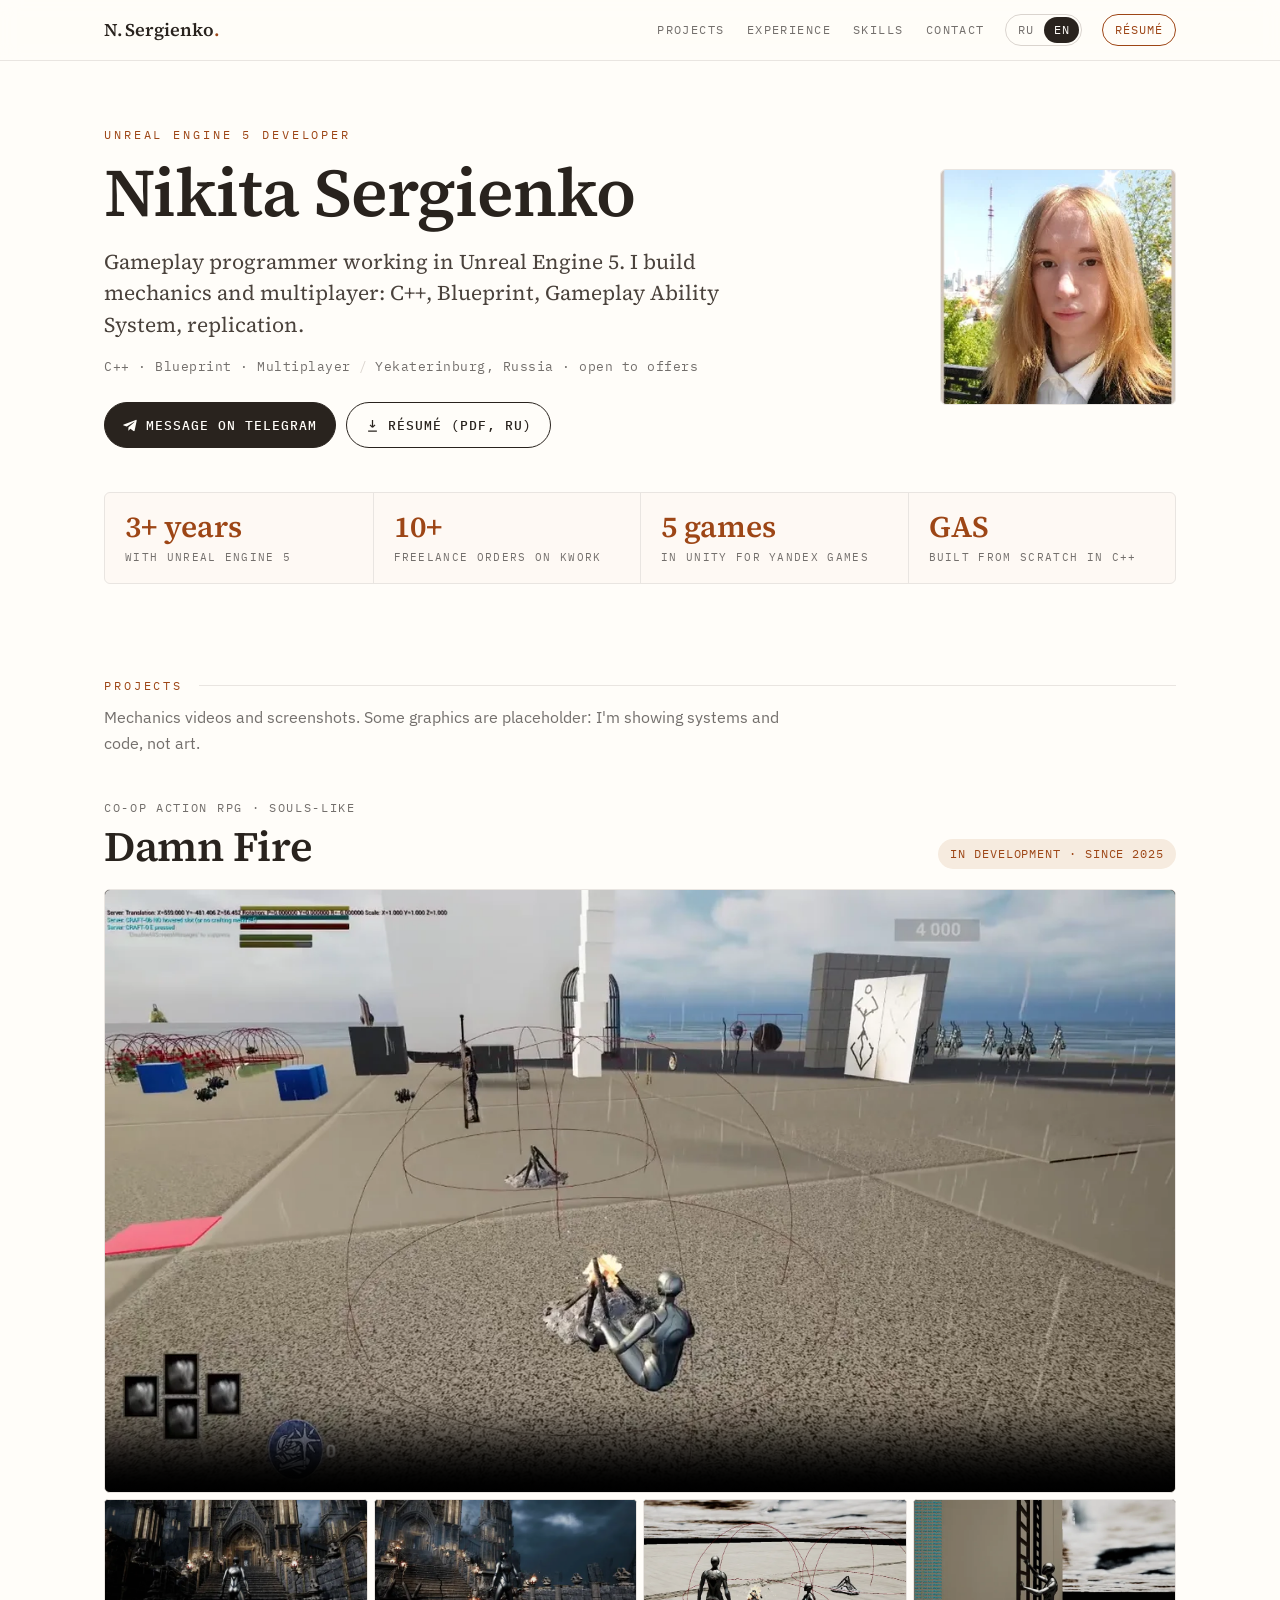
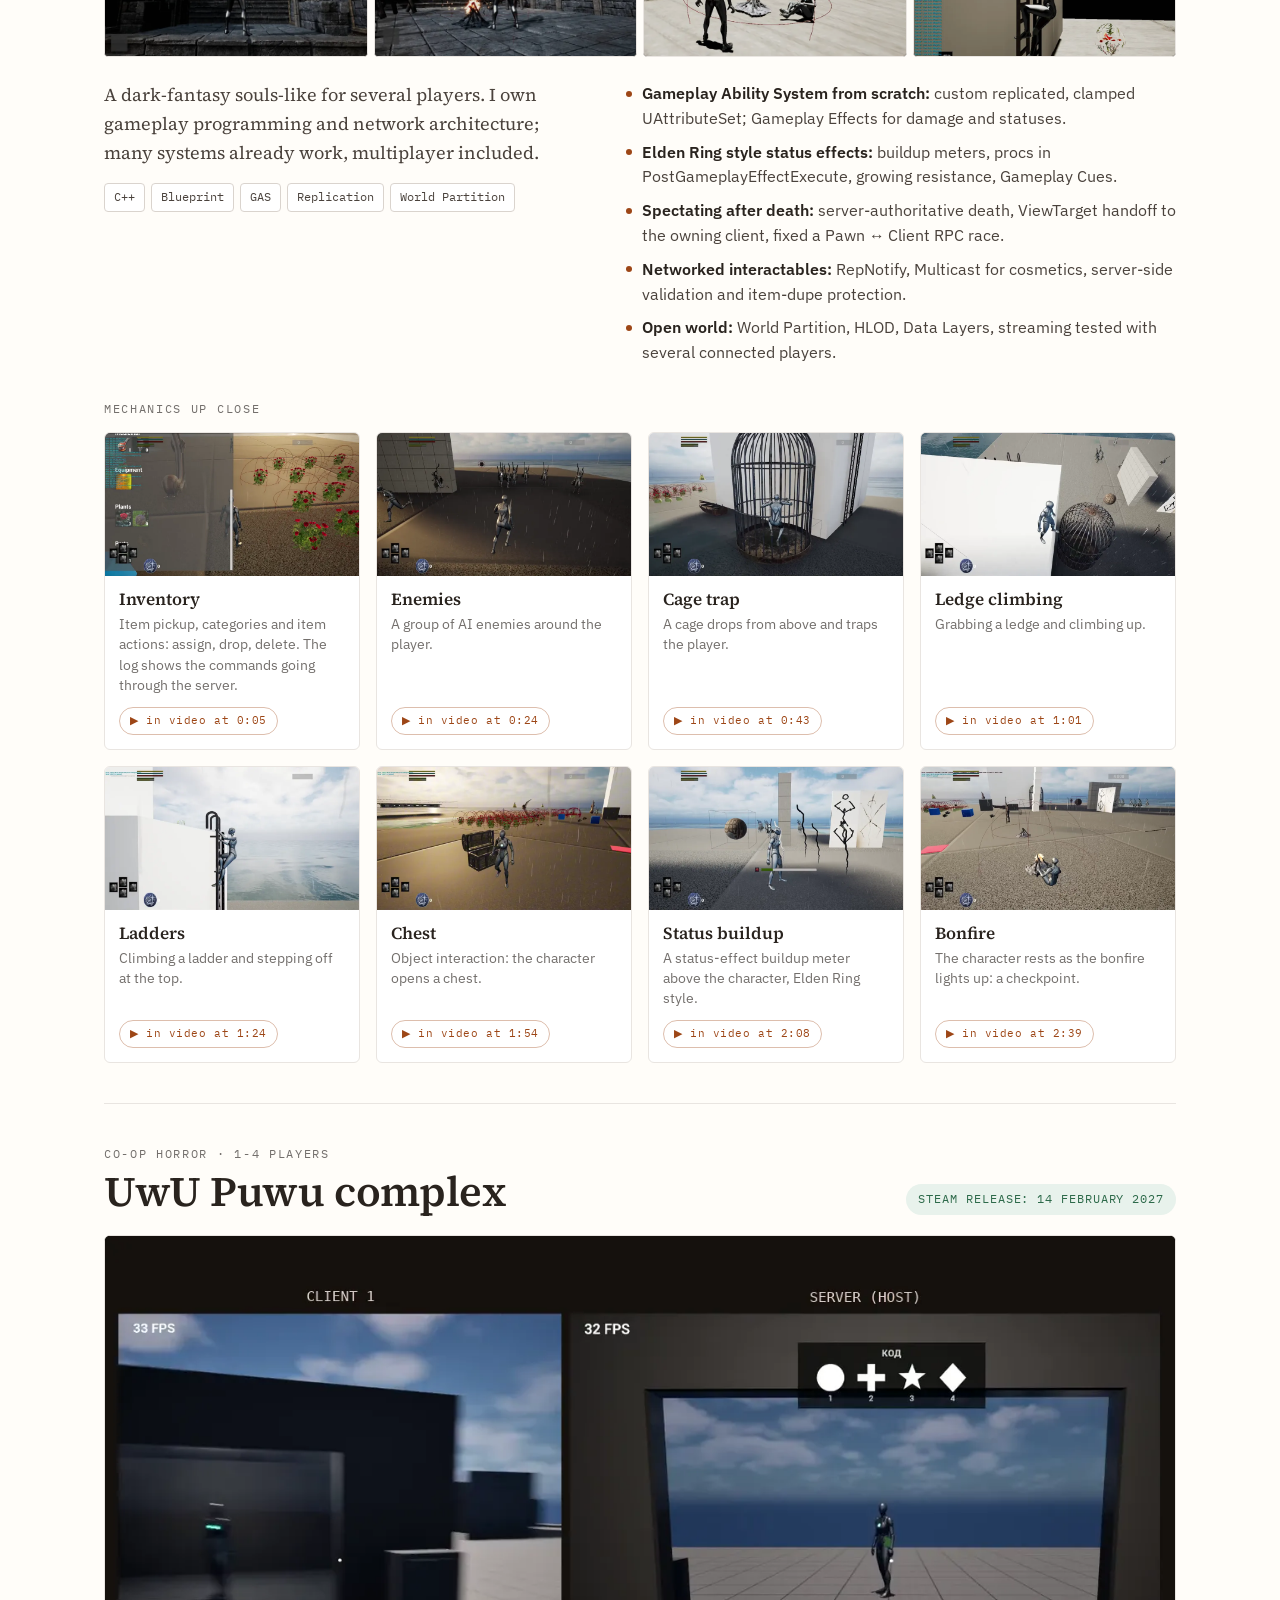
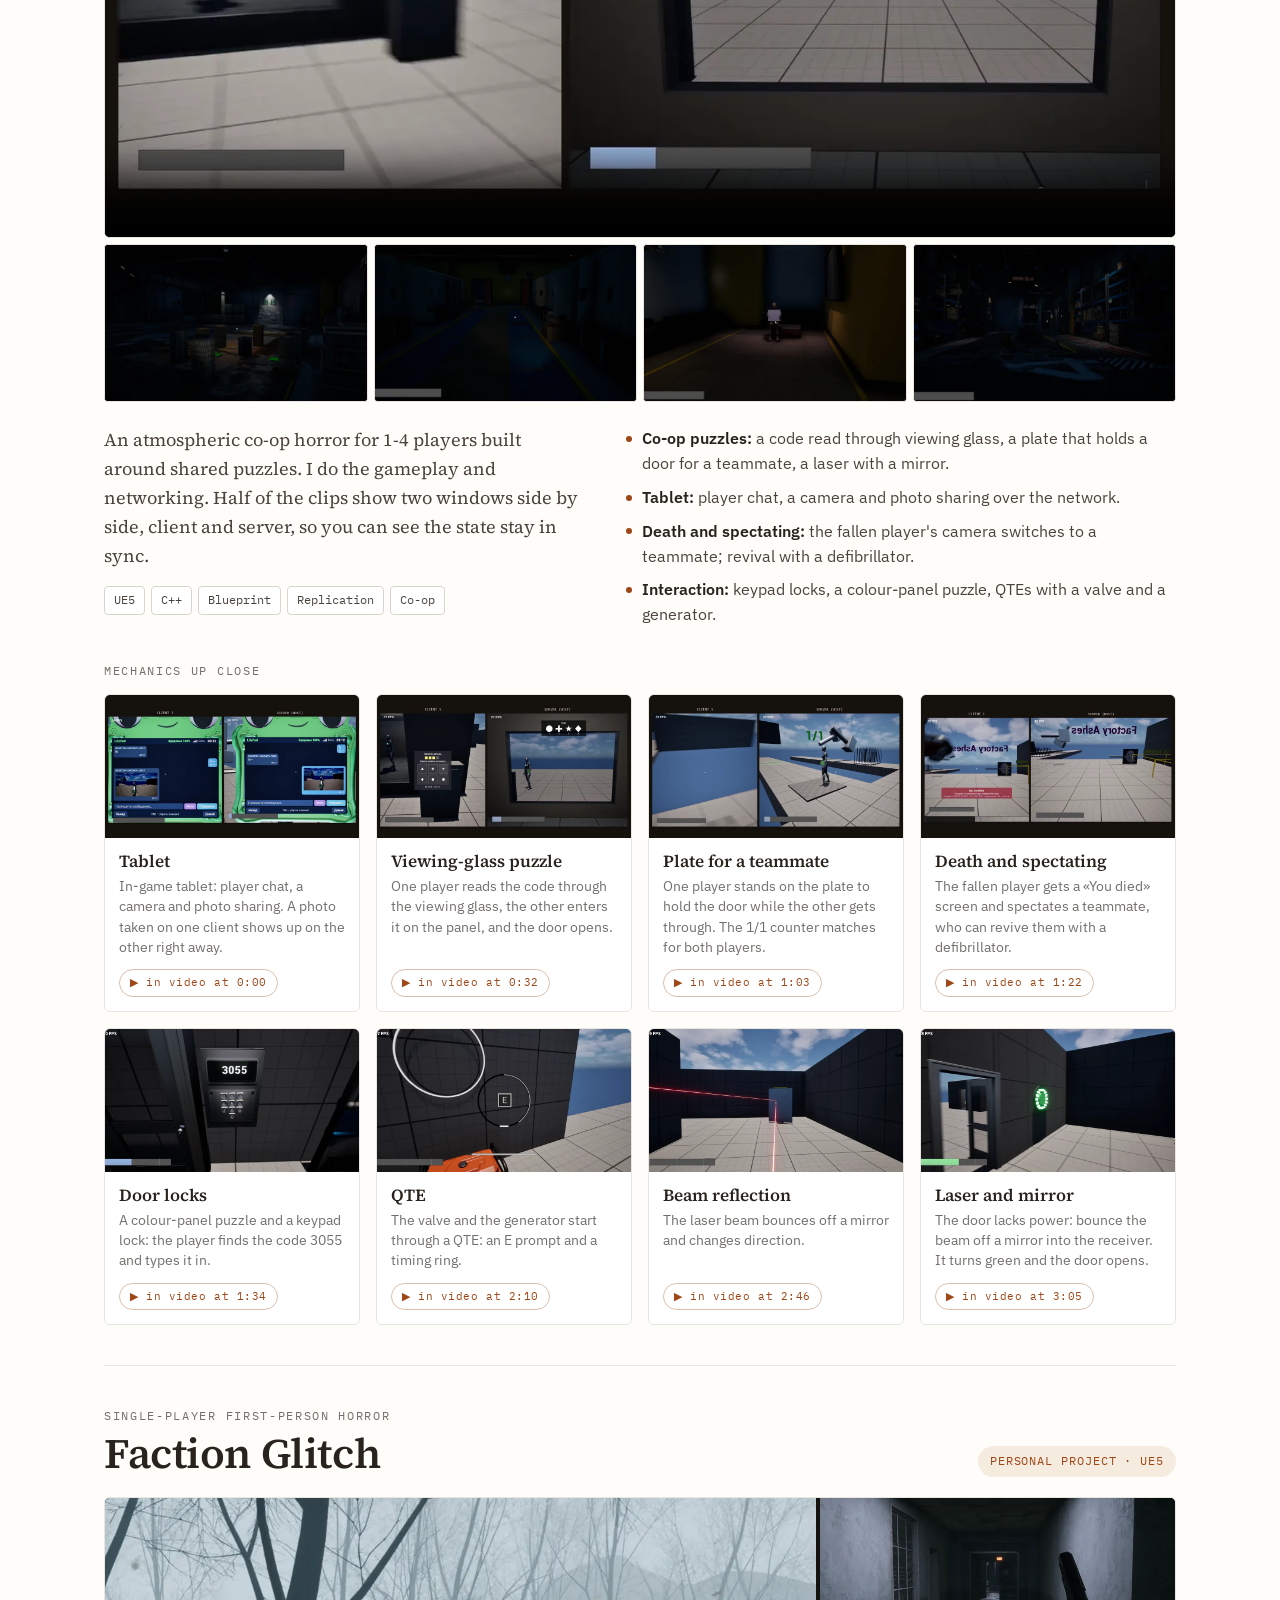
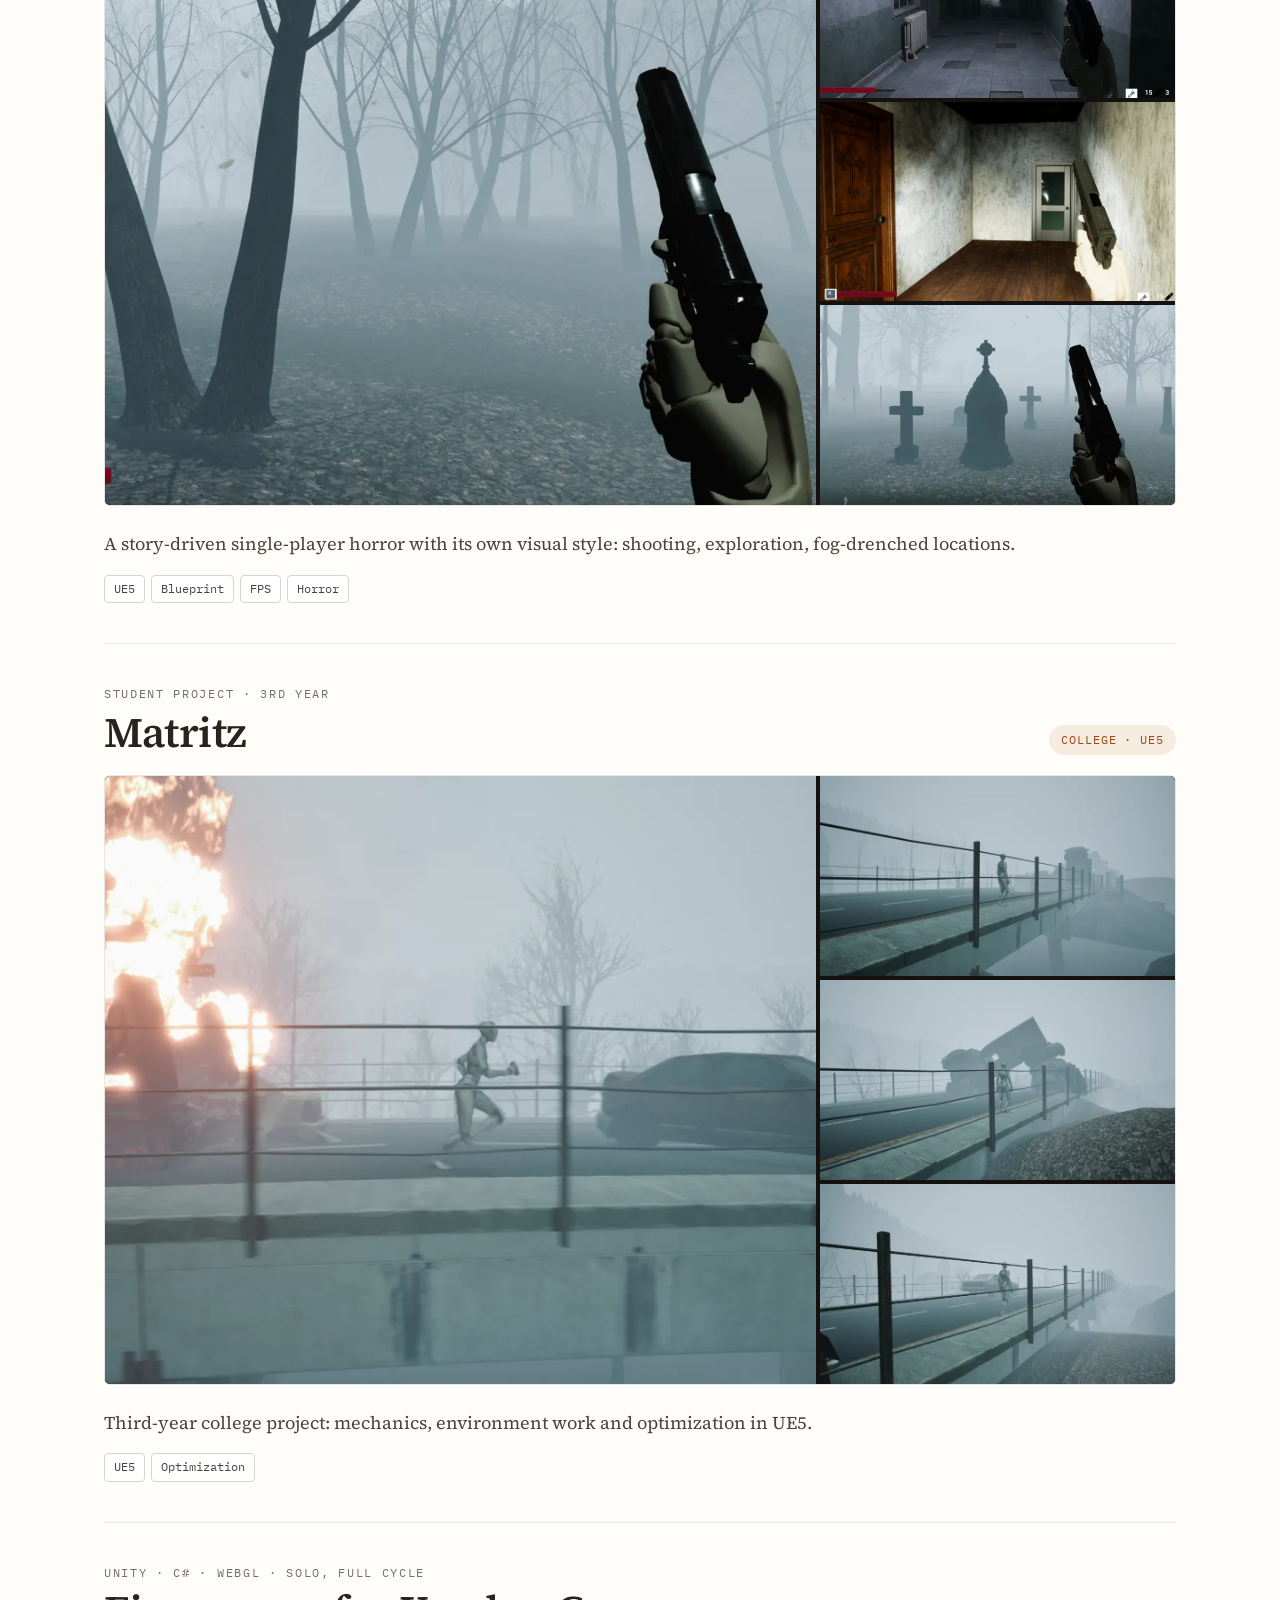
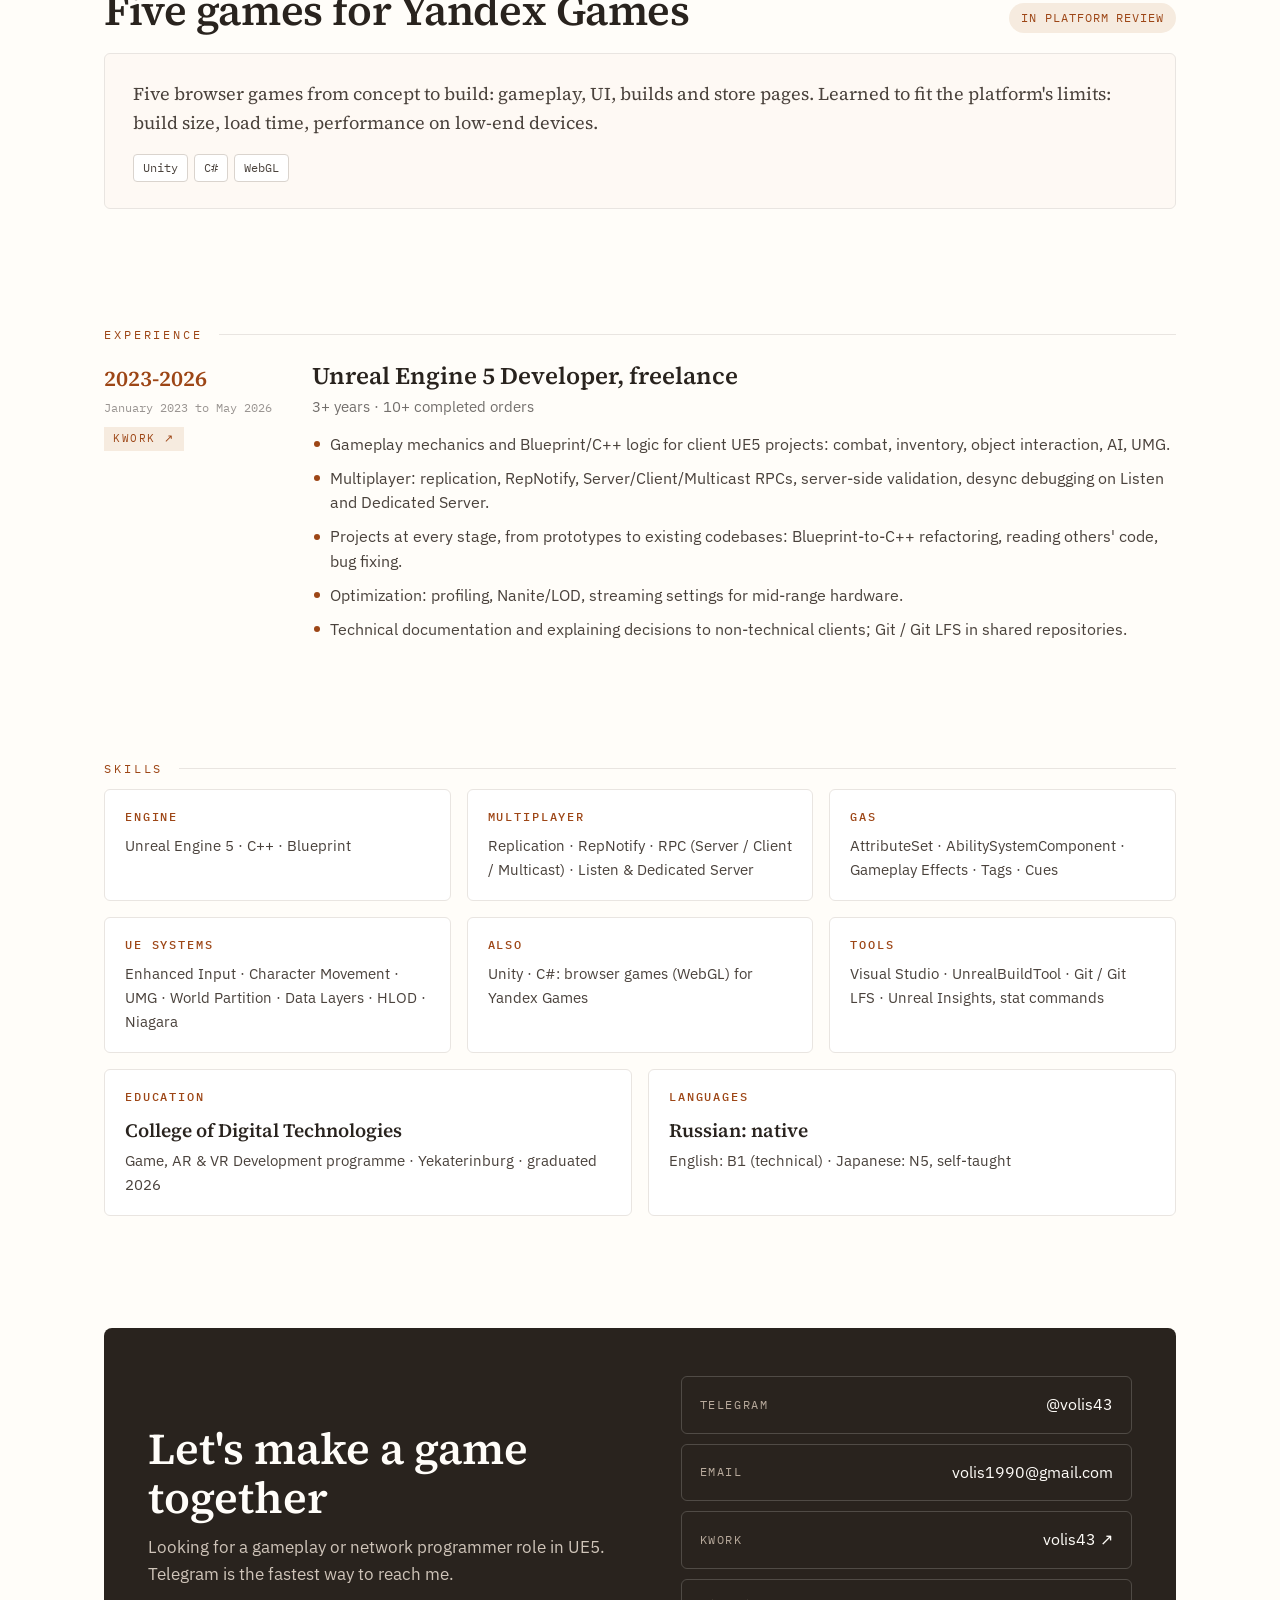
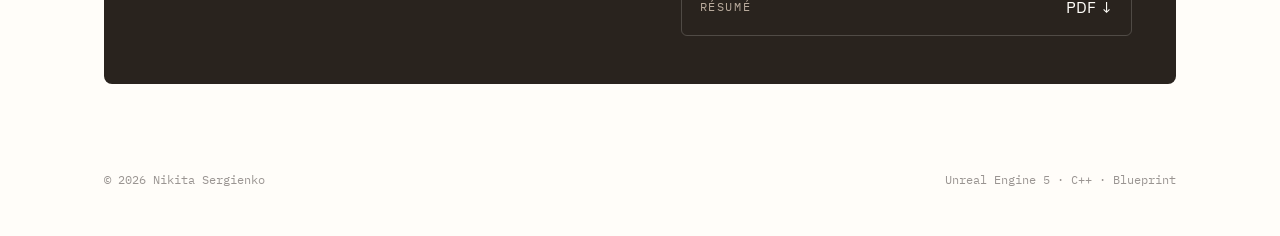
<file: index.html>
<!doctype html>
<html lang="ru">
<head>
<meta charset="utf-8">
<meta name="viewport" content="width=device-width,initial-scale=1">
<title>Никита Сергиенко · Unreal Engine 5 Developer</title>
<meta name="description" content="Геймплейный программист на Unreal Engine 5: C++, Blueprint, Gameplay Ability System, мультиплеер. Видео механик и проекты.">
<meta property="og:title" content="Никита Сергиенко · Unreal Engine 5 Developer">
<meta property="og:description" content="C++ · Blueprint · Multiplayer. Видео механик, проекты, резюме.">
<meta property="og:image" content="assets/img/p1.webp">
<meta name="theme-color" content="#FFFDF9">
<link rel="icon" href="data:image/svg+xml,<svg xmlns='http://www.w3.org/2000/svg' viewBox='0 0 64 64'><rect width='64' height='64' rx='10' fill='%239D4616'/><text x='32' y='44' text-anchor='middle' font-family='Georgia,serif' font-size='34' font-weight='700' fill='%23FFFDF9'>NS</text></svg>">
<link rel="stylesheet" href="assets/fonts.css">
<style>
:root{
  --bg:#FFFDF9; --card:#FFFFFF; --cream:#FEF9F4; --chip:#F6EBDF;
  --ink:#29231E; --ink2:#4A423C; --mut:#736F6C; --mut2:#9A9592;
  --line:#E9E5E1; --line2:#DAD4CE;
  --acc:#9D4616; --acc2:#7F3810;
  --serif:'Source Serif 4',Georgia,'Times New Roman',serif;
  --sans:'IBM Plex Sans',-apple-system,'Segoe UI',Roboto,Arial,sans-serif;
  --mono:'IBM Plex Mono',ui-monospace,Consolas,monospace;
}
*{box-sizing:border-box;margin:0;padding:0}
html{scroll-behavior:smooth;scroll-padding-top:72px}
body{background:var(--bg);color:var(--ink);font-family:var(--sans);font-size:16px;line-height:1.6;-webkit-font-smoothing:antialiased}
a{color:inherit}
img,video{display:block;max-width:100%}
button{font:inherit;color:inherit;background:none;border:0;cursor:pointer}
::selection{background:rgba(157,70,22,.18)}
.wrap{max-width:1120px;margin:0 auto;padding:0 24px}
@media(max-width:600px){.wrap{padding:0 16px}}
:focus-visible{outline:2px solid var(--acc);outline-offset:3px}

/* ─── верхняя панель ─── */
.top{position:sticky;top:0;z-index:40;background:rgba(255,253,249,.88);backdrop-filter:saturate(1.4) blur(10px);border-bottom:1px solid var(--line)}
.top .wrap{display:flex;align-items:center;gap:20px;height:60px}
.mark{font-family:var(--serif);font-weight:600;font-size:18px;text-decoration:none;white-space:nowrap}
.mark span{color:var(--acc)}
.nav{display:flex;gap:22px;margin-left:auto}
.nav a{font-family:var(--mono);font-size:12px;letter-spacing:.12em;text-transform:uppercase;color:var(--mut);text-decoration:none;transition:color .15s}
.nav a:hover{color:var(--ink)}
.lang{display:flex;border:1px solid var(--line2);border-radius:999px;padding:2px}
.lang button{font-family:var(--mono);font-size:11.5px;letter-spacing:.08em;padding:4px 10px;border-radius:999px;color:var(--mut)}
.lang button[aria-pressed=true]{background:var(--ink);color:var(--bg)}
.cv-top{font-family:var(--mono);font-size:11.5px;letter-spacing:.08em;text-transform:uppercase;text-decoration:none;
  border:1px solid var(--acc);color:var(--acc);padding:6px 12px;border-radius:999px;white-space:nowrap;transition:.15s}
.cv-top:hover{background:var(--acc);color:#fff}
@media(max-width:860px){.nav{display:none}.lang{margin-left:auto}}
@media(max-width:420px){.cv-top{display:none}}

/* ─── герой ─── */
.hero{padding:64px 0 36px}
.hero-grid{display:grid;grid-template-columns:1fr 236px;gap:48px;align-items:center}
@media(max-width:760px){.hero-grid{grid-template-columns:1fr}.hero-photo{order:-1;width:132px}}
.kicker{font-family:var(--mono);font-size:12px;letter-spacing:.24em;text-transform:uppercase;color:var(--acc)}
h1{font-family:var(--serif);font-weight:600;font-size:clamp(40px,7vw,68px);line-height:1.02;letter-spacing:-.015em;margin:14px 0 18px}
.lead{font-family:var(--serif);font-size:clamp(18px,2.2vw,21px);line-height:1.5;color:var(--ink2);max-width:620px}
.meta-line{font-family:var(--mono);font-size:12.5px;color:var(--mut);margin-top:16px;letter-spacing:.04em}
.meta-line i{font-style:normal;color:var(--line2);margin:0 8px}
.cta{display:flex;gap:10px;flex-wrap:wrap;margin-top:26px}
.btn{display:inline-flex;align-items:center;gap:8px;font-family:var(--mono);font-size:12.5px;letter-spacing:.08em;text-transform:uppercase;
  text-decoration:none;padding:12px 18px;border-radius:999px;border:1px solid var(--ink);transition:.15s;font-weight:500}
.btn.pri{background:var(--ink);color:var(--bg)}
.btn.pri:hover{background:var(--acc);border-color:var(--acc)}
.btn:not(.pri):hover{background:var(--ink);color:var(--bg)}
.btn svg{width:15px;height:15px}
.hero-photo{width:236px;aspect-ratio:1;border-radius:6px;overflow:hidden;border:1px solid var(--line);background:var(--cream)}
.hero-photo img{width:100%;height:100%;object-fit:cover}

.tiles{display:grid;grid-template-columns:repeat(4,1fr);background:var(--cream);border:1px solid var(--line);border-radius:6px;margin-top:44px}
.tile{padding:18px 20px}
.tile+.tile{border-left:1px solid var(--line)}
.tile b{display:block;font-family:var(--serif);font-weight:600;font-size:30px;color:var(--acc);line-height:1.05}
.tile span{display:block;font-family:var(--mono);font-size:11px;letter-spacing:.12em;text-transform:uppercase;color:var(--mut);margin-top:6px;line-height:1.5}
@media(max-width:760px){.tiles{grid-template-columns:1fr 1fr}.tile:nth-child(3){border-left:0}.tile:nth-child(n+3){border-top:1px solid var(--line)}}

/* ─── секции ─── */
section{padding:56px 0}
.sec-h{display:flex;align-items:center;gap:16px;font-family:var(--mono);font-size:12px;letter-spacing:.24em;text-transform:uppercase;color:var(--acc);margin-bottom:10px}
.sec-h::after{content:'';flex:1;height:1px;background:var(--line)}
.sec-sub{color:var(--mut);max-width:680px;margin-bottom:34px}

/* ─── проекты ─── */
.proj{padding:40px 0;border-top:1px solid var(--line)}
.proj:first-of-type{border-top:0;padding-top:8px}
.p-head{display:flex;align-items:flex-end;justify-content:space-between;gap:20px;flex-wrap:wrap;margin-bottom:20px}
.p-kick{font-family:var(--mono);font-size:12px;letter-spacing:.14em;text-transform:uppercase;color:var(--mut)}
.p-title{font-family:var(--serif);font-weight:600;font-size:clamp(30px,4.4vw,42px);line-height:1.08;letter-spacing:-.01em;margin-top:6px}
.status{font-family:var(--mono);font-size:11.5px;letter-spacing:.08em;text-transform:uppercase;background:var(--chip);color:var(--acc);
  padding:6px 12px;border-radius:999px;white-space:nowrap}
.status.live{background:#E8F2EC;color:#2D6A4A}
.media{border-radius:6px;overflow:hidden;background:#15110E;border:1px solid var(--line)}
.player{position:relative;aspect-ratio:16/9;background:#15110E}
.player video{width:100%;height:100%;object-fit:contain;background:#15110E}
.soon{position:absolute;left:14px;top:14px;font-family:var(--mono);font-size:11px;letter-spacing:.1em;text-transform:uppercase;
  background:rgba(21,17,14,.78);color:#F3E7DA;padding:6px 10px;border-radius:999px;backdrop-filter:blur(4px)}
.gal{display:grid;grid-template-columns:2fr 1fr;gap:4px;background:#15110E}
.gal button{position:relative;display:block;overflow:hidden;background:#15110E;min-height:0}
.gal button img{position:absolute;inset:0;width:100%;height:100%;object-fit:cover;transition:transform .5s ease}
.gal button:hover img{transform:scale(1.035)}
.gal .big{grid-row:span 3}
.gal .sm{aspect-ratio:16/9}
@media(max-width:680px){.gal{grid-template-columns:1fr 1fr 1fr}.gal .big{grid-column:1/-1;grid-row:auto;aspect-ratio:16/9}}
.thumbs{display:grid;grid-template-columns:repeat(var(--n,4),1fr);gap:6px;margin-top:6px}
.thumbs button{aspect-ratio:16/9.6;overflow:hidden;border-radius:4px;border:1px solid var(--line);background:#15110E}
.thumbs img{width:100%;height:100%;object-fit:cover;opacity:.92;transition:opacity .15s}
.thumbs button:hover img{opacity:1}
.p-body{display:grid;grid-template-columns:1fr 1.15fr;gap:40px;margin-top:24px}
@media(max-width:820px){.p-body{grid-template-columns:1fr;gap:18px}}
.p-desc{font-family:var(--serif);font-size:18px;line-height:1.6;color:var(--ink2)}
.tags{display:flex;flex-wrap:wrap;gap:6px;margin-top:16px}
.tag{font-family:var(--mono);font-size:11.5px;padding:4px 9px;border:1px solid var(--line2);border-radius:4px;color:var(--ink2);background:var(--card)}
.points{list-style:none}
.points li{position:relative;padding-left:18px;color:var(--ink2);font-size:15.5px}
.points li+li{margin-top:9px}
.points li::before{content:'';position:absolute;left:2px;top:.62em;width:6px;height:6px;border-radius:50%;background:var(--acc)}
.points b{color:var(--ink);font-weight:600}

/* клипы механик */
.clips-h{font-family:var(--mono);font-size:12px;letter-spacing:.14em;text-transform:uppercase;color:var(--mut);margin:34px 0 14px}
.clips{display:grid;grid-template-columns:repeat(4,1fr);gap:16px}
@media(max-width:1000px){.clips{grid-template-columns:1fr 1fr}}
@media(max-width:560px){.clips{grid-template-columns:1fr}}
.clip{background:var(--card);border:1px solid var(--line);border-radius:6px;overflow:hidden;display:flex;flex-direction:column}
.clip .v{position:relative;aspect-ratio:16/9;background:#15110E;cursor:pointer}
.clip video{width:100%;height:100%;object-fit:cover}
.clip .t{padding:12px 14px 14px;display:flex;flex-direction:column;flex:1}
.clip .t .seek{margin-top:auto;align-self:flex-start}
.clip .t p{margin-bottom:12px}
.clip b{display:block;font-family:var(--serif);font-weight:600;font-size:17px;line-height:1.3}
.clip p{font-size:13.5px;color:var(--mut);margin-top:4px;line-height:1.5}
.seek{margin-top:10px;font-family:var(--mono);font-size:11px;letter-spacing:.05em;color:var(--acc);border:1px solid rgba(157,70,22,.35);
  border-radius:999px;padding:4px 10px;transition:.15s}
.seek:hover{background:var(--acc);color:#fff;border-color:var(--acc)}
.clip .ts{position:absolute;right:8px;bottom:8px;font-family:var(--mono);font-size:10.5px;background:rgba(21,17,14,.72);color:#F3E7DA;padding:3px 7px;border-radius:4px}

/* карточка без медиа */
.textcard{background:var(--cream);border:1px solid var(--line);border-radius:6px;padding:26px 28px}

/* ─── опыт / навыки ─── */
.exp{display:grid;grid-template-columns:180px 1fr;gap:28px;padding:6px 0}
@media(max-width:700px){.exp{grid-template-columns:1fr;gap:6px}}
.when b{display:block;font-family:var(--serif);font-weight:600;font-size:22px;color:var(--acc)}
.when small{display:block;font-family:var(--mono);font-size:12px;color:var(--mut2);margin-top:2px}
.when .chip{display:inline-block;font-family:var(--mono);font-size:11px;letter-spacing:.14em;text-transform:uppercase;background:var(--chip);color:var(--acc);padding:3px 9px;margin-top:10px;text-decoration:none}
.exp h3{font-family:var(--serif);font-weight:600;font-size:24px;line-height:1.25}
.exp .m{color:var(--mut);font-size:14.5px;margin:4px 0 14px}
.skills{display:grid;grid-template-columns:repeat(3,1fr);gap:16px}
@media(max-width:860px){.skills{grid-template-columns:1fr 1fr}}
@media(max-width:560px){.skills{grid-template-columns:1fr}}
.sk{background:var(--card);border:1px solid var(--line);border-radius:6px;padding:18px 20px}
.sk h4{font-family:var(--mono);font-weight:500;font-size:11.5px;letter-spacing:.16em;text-transform:uppercase;color:var(--acc);margin-bottom:8px}
.sk p{font-size:15px;color:var(--ink2);line-height:1.6}
.edu{display:grid;grid-template-columns:1fr 1fr;gap:16px;margin-top:16px}
@media(max-width:700px){.edu{grid-template-columns:1fr}}
.edu .sk b{font-family:var(--serif);font-weight:600;font-size:19px;display:block;margin-bottom:4px}

/* ─── контакты ─── */
.contact{background:var(--ink);color:var(--bg);border-radius:8px;padding:48px 44px;display:grid;grid-template-columns:1.1fr 1fr;gap:36px;align-items:center}
@media(max-width:820px){.contact{grid-template-columns:1fr;padding:36px 26px}}
.contact h2{font-family:var(--serif);font-weight:600;font-size:clamp(30px,4.6vw,44px);line-height:1.1}
.contact p{color:#CFC4B9;margin-top:12px;font-size:16.5px}
.clinks{display:flex;flex-direction:column;gap:10px}
.clink{display:flex;align-items:center;justify-content:space-between;gap:16px;text-decoration:none;border:1px solid rgba(255,253,249,.18);
  border-radius:6px;padding:15px 18px;transition:.15s}
.clink:hover{background:rgba(255,253,249,.07);border-color:rgba(255,253,249,.4)}
.clink span{font-family:var(--mono);font-size:11.5px;letter-spacing:.14em;text-transform:uppercase;color:#B8AA9C}
.clink b{font-weight:500;font-size:16px}
footer{padding:30px 0 46px;color:var(--mut2);font-family:var(--mono);font-size:12px;display:flex;justify-content:space-between;gap:14px;flex-wrap:wrap}

/* ─── лайтбокс ─── */
.lb{position:fixed;inset:0;z-index:100;background:rgba(15,12,10,.94);display:none;align-items:center;justify-content:center;padding:56px 64px}
.lb.on{display:flex}
.lb img{max-width:100%;max-height:100%;object-fit:contain;border-radius:4px;box-shadow:0 20px 60px rgba(0,0,0,.5)}
.lb button{position:absolute;color:#F3E7DA;font-size:28px;line-height:1;width:48px;height:48px;border-radius:50%;display:flex;align-items:center;justify-content:center}
.lb button:hover{background:rgba(255,255,255,.08)}
.lb .x{top:12px;right:12px}.lb .pv{left:10px;top:50%;transform:translateY(-50%)}.lb .nx{right:10px;top:50%;transform:translateY(-50%)}
.lb .cap{position:absolute;bottom:16px;left:0;right:0;text-align:center;font-family:var(--mono);font-size:12px;color:#B8AA9C}
@media(max-width:600px){.lb{padding:56px 8px}}

.reveal{opacity:0;transform:translateY(14px);transition:opacity .6s ease,transform .6s ease}
.reveal.in{opacity:1;transform:none}
@media(prefers-reduced-motion:reduce){.reveal{opacity:1;transform:none;transition:none}html{scroll-behavior:auto}}
</style>
</head>
<body>

<div class="top"><div class="wrap">
  <a class="mark" href="#top">N.&thinsp;Sergienko<span>.</span></a>
  <nav class="nav" aria-label="Разделы">
    <a href="#projects" data-i="nav.projects">Проекты</a>
    <a href="#experience" data-i="nav.exp">Опыт</a>
    <a href="#skills" data-i="nav.skills">Навыки</a>
    <a href="#contact" data-i="nav.contact">Контакты</a>
  </nav>
  <div class="lang" role="group" aria-label="Язык / Language">
    <button data-lang="ru" aria-pressed="true">RU</button>
    <button data-lang="en" aria-pressed="false">EN</button>
  </div>
  <a class="cv-top" href="resume.pdf" target="_blank" rel="noopener" data-i="cv.short">Резюме</a>
</div></div>

<main id="top">
  <div class="wrap">
    <div class="hero">
      <div class="hero-grid">
        <div>
          <div class="kicker">Unreal Engine 5 Developer</div>
          <h1 data-i="hero.name">Никита Сергиенко</h1>
          <p class="lead" data-i="hero.lead"></p>
          <div class="meta-line"><span>C++ · Blueprint · Multiplayer</span><i>/</i><span data-i="hero.city"></span></div>
          <div class="cta">
            <a class="btn pri" href="https://t.me/volis43" target="_blank" rel="noopener">
              <svg viewBox="0 0 24 24" fill="currentColor" aria-hidden="true"><path d="M21.9 4.3 18.6 20c-.2 1.1-.9 1.4-1.8.9l-5-3.7-2.4 2.3c-.3.3-.5.5-1 .5l.4-5.1 9.2-8.3c.4-.4-.1-.6-.6-.2L6 13.6 1.1 12c-1.1-.3-1.1-1.1.2-1.6L20.4 3c.9-.3 1.7.2 1.5 1.3z"/></svg>
              <span data-i="cta.tg">Написать в Telegram</span></a>
            <a class="btn" href="resume.pdf" target="_blank" rel="noopener">
              <svg viewBox="0 0 24 24" fill="none" stroke="currentColor" stroke-width="2" aria-hidden="true"><path d="M12 3v12m0 0-4-4m4 4 4-4M5 21h14"/></svg>
              <span data-i="cta.cv">Резюме (PDF)</span></a>
          </div>
        </div>
        <div class="hero-photo"><img src="assets/img/photo.webp" alt="" width="236" height="236"></div>
      </div>
      <div class="tiles" id="tiles"></div>
    </div>
  </div>

  <section id="projects"><div class="wrap">
    <div class="sec-h" data-i="sec.projects">Проекты</div>
    <p class="sec-sub" data-i="sec.projects.sub"></p>
    <div id="projlist"></div>
  </div></section>

  <section id="experience" style="padding-top:20px"><div class="wrap">
    <div class="sec-h" data-i="sec.exp">Опыт работы</div>
    <div class="exp">
      <div class="when"><b>2023-2026</b><small data-i="exp.when"></small>
        <a class="chip" href="https://kwork.ru/game-dev/27923514/razrabotka-igry-na-unreal-engine-5" target="_blank" rel="noopener">Kwork ↗</a></div>
      <div>
        <h3 data-i="exp.title"></h3>
        <div class="m" data-i="exp.meta"></div>
        <ul class="points" id="exppoints"></ul>
      </div>
    </div>
  </div></section>

  <section id="skills"><div class="wrap">
    <div class="sec-h" data-i="sec.skills">Навыки</div>
    <div class="skills" id="skills-grid"></div>
    <div class="edu" id="edu"></div>
  </div></section>

  <section id="contact"><div class="wrap">
    <div class="contact">
      <div>
        <h2 data-i="ct.title"></h2>
        <p data-i="ct.text"></p>
      </div>
      <div class="clinks">
        <a class="clink" href="https://t.me/volis43" target="_blank" rel="noopener"><span>Telegram</span><b>@volis43</b></a>
        <a class="clink" href="mailto:volis1990@gmail.com"><span>Email</span><b>volis1990@gmail.com</b></a>
        <a class="clink" href="https://kwork.ru/game-dev/27923514/razrabotka-igry-na-unreal-engine-5" target="_blank" rel="noopener"><span>Kwork</span><b>volis43 ↗</b></a>
        <a class="clink" href="resume.pdf" target="_blank" rel="noopener"><span data-i="ct.cv">Резюме</span><b>PDF ↓</b></a>
      </div>
    </div>
  </div></section>

  <div class="wrap"><footer><span>© 2026 <span data-i="hero.name">Никита Сергиенко</span></span><span>Unreal Engine 5 · C++ · Blueprint</span></footer></div>
</main>

<div class="lb" id="lb" role="dialog" aria-modal="true" aria-label="Просмотр изображения">
  <button class="x" aria-label="Закрыть">×</button>
  <button class="pv" aria-label="Предыдущее">‹</button>
  <img alt="">
  <button class="nx" aria-label="Следующее">›</button>
  <div class="cap"></div>
</div>

<script>
"use strict";
/* ════════════════ ТЕКСТЫ ════════════════ */
const T={
 ru:{
  "nav.projects":"Проекты","nav.exp":"Опыт","nav.skills":"Навыки","nav.contact":"Контакты","cv.short":"Резюме",
  "hero.name":"Никита Сергиенко",
  "hero.lead":"Геймплейный программист на Unreal Engine 5. Делаю механики и мультиплеер: C++, Blueprint, Gameplay Ability System, репликация.",
  "hero.city":"Екатеринбург · открыт к предложениям",
  "cta.tg":"Написать в Telegram","cta.cv":"Резюме (PDF)",
  "sec.projects":"Проекты",
  "sec.projects.sub":"Видео механик и скриншоты. Графика местами черновая: я показываю системы и код, а не арт.",
  "sec.exp":"Опыт работы","sec.skills":"Навыки",
  "exp.when":"с января 2023 по май 2026","exp.title":"Unreal Engine 5 Developer, фриланс",
  "exp.meta":"3+ года · 10+ выполненных заказов",
  "ct.title":"Давайте сделаем игру вместе","ct.text":"Ищу работу геймплейным или сетевым программистом на UE5. Быстрее всего отвечаю в Telegram.","ct.cv":"Резюме",
  "video.soon":"видео механик скоро","clips":"Механики крупным планом","open":"Открыть изображение","seek":"в видео с"
 },
 en:{
  "nav.projects":"Projects","nav.exp":"Experience","nav.skills":"Skills","nav.contact":"Contact","cv.short":"Résumé",
  "hero.name":"Nikita Sergienko",
  "hero.lead":"Gameplay programmer working in Unreal Engine 5. I build mechanics and multiplayer: C++, Blueprint, Gameplay Ability System, replication.",
  "hero.city":"Yekaterinburg, Russia · open to offers",
  "cta.tg":"Message on Telegram","cta.cv":"Résumé (PDF, RU)",
  "sec.projects":"Projects",
  "sec.projects.sub":"Mechanics videos and screenshots. Some graphics are placeholder: I'm showing systems and code, not art.",
  "sec.exp":"Experience","sec.skills":"Skills",
  "exp.when":"January 2023 to May 2026","exp.title":"Unreal Engine 5 Developer, freelance",
  "exp.meta":"3+ years · 10+ completed orders",
  "ct.title":"Let's make a game together","ct.text":"Looking for a gameplay or network programmer role in UE5. Telegram is the fastest way to reach me.","ct.cv":"Résumé",
  "video.soon":"mechanics video coming soon","clips":"Mechanics up close","open":"Open image","seek":"in video at"
 }
};
const TILES=[
 {b:{ru:"3+ года",en:"3+ years"},s:{ru:"опыта на Unreal Engine 5",en:"with Unreal Engine 5"}},
 {b:{ru:"10+",en:"10+"},s:{ru:"заказов на Kwork",en:"freelance orders on Kwork"}},
 {b:{ru:"5 игр",en:"5 games"},s:{ru:"на Unity для Яндекс Игр",en:"in Unity for Yandex Games"}},
 {b:{ru:"GAS",en:"GAS"},s:{ru:"поднят с нуля на C++",en:"built from scratch in C++"}}
];
const EXP={
 ru:["Геймплейные механики и Blueprint/C++ логика для сторонних UE5-проектов: боевые системы, инвентарь, взаимодействие с объектами, ИИ, UMG.",
     "Мультиплеер: репликация, RepNotify, Server/Client/Multicast RPC, серверная валидация, отладка рассинхронов на Listen и Dedicated Server.",
     "Проекты разных стадий, от прототипов до чужих кодовых баз: рефакторинг Blueprint в C++, разбор кода, исправление багов.",
     "Оптимизация: профилирование, Nanite/LOD, настройки стриминга под средние конфигурации.",
     "Техническая документация и объяснение решений заказчикам; Git / Git LFS в общих репозиториях."],
 en:["Gameplay mechanics and Blueprint/C++ logic for client UE5 projects: combat, inventory, object interaction, AI, UMG.",
     "Multiplayer: replication, RepNotify, Server/Client/Multicast RPCs, server-side validation, desync debugging on Listen and Dedicated Server.",
     "Projects at every stage, from prototypes to existing codebases: Blueprint-to-C++ refactoring, reading others' code, bug fixing.",
     "Optimization: profiling, Nanite/LOD, streaming settings for mid-range hardware.",
     "Technical documentation and explaining decisions to non-technical clients; Git / Git LFS in shared repositories."]
};
const SKILLS=[
 {h:{ru:"Движок",en:"Engine"},p:"Unreal Engine 5 · C++ · Blueprint"},
 {h:{ru:"Мультиплеер",en:"Multiplayer"},p:"Replication · RepNotify · RPC (Server / Client / Multicast) · Listen & Dedicated Server"},
 {h:{ru:"GAS",en:"GAS"},p:"AttributeSet · AbilitySystemComponent · Gameplay Effects · Tags · Cues"},
 {h:{ru:"Системы UE",en:"UE systems"},p:"Enhanced Input · Character Movement · UMG · World Partition · Data Layers · HLOD · Niagara"},
 {h:{ru:"Также",en:"Also"},p:{ru:"Unity · C#: браузерные игры (WebGL) для Яндекс Игр",en:"Unity · C#: browser games (WebGL) for Yandex Games"}},
 {h:{ru:"Инструменты",en:"Tools"},p:{ru:"Visual Studio · UnrealBuildTool · Git / Git LFS · Unreal Insights, stat-команды",en:"Visual Studio · UnrealBuildTool · Git / Git LFS · Unreal Insights, stat commands"}}
];
const EDU=[
 {h:{ru:"Образование",en:"Education"},b:{ru:"Колледж цифровых технологий",en:"College of Digital Technologies"},
  p:{ru:"«Разработка компьютерных игр, дополненной и виртуальной реальности» · Екатеринбург · диплом 2026",en:"Game, AR & VR Development programme · Yekaterinburg · graduated 2026"}},
 {h:{ru:"Языки",en:"Languages"},b:{ru:"Русский: родной",en:"Russian: native"},
  p:{ru:"Английский: B1 (технический) · Японский: N5, изучаю самостоятельно",en:"English: B1 (technical) · Japanese: N5, self-taught"}}
];

/* ════════════════ ПРОЕКТЫ ════════════════
   Новая игра = ещё один объект в этом списке.
   video:  {src, poster}: главное видео (если его нет, показывается галерея)
   clips:  [{src, poster, ts, ru:{t,d}, en:{t,d}}]: короткие клипы механик
   images: ["имя"]: файлы assets/img/имя.webp и имя-s.webp                    */
const PROJECTS=[
 {id:"damn-fire", title:"Damn Fire",
  kick:{ru:"Кооперативный Action/RPG · souls-like",en:"Co-op action RPG · souls-like"},
  status:{ru:"В разработке · с 2025",en:"In development · since 2025"},
  video:{src:"assets/video/damnfire.mp4",poster:"assets/video/damnfire.webp"},
  clips:[
   {id:"inventory",at:5.5,ru:{t:"Инвентарь",d:"Подбор предметов, категории, действия с предметом: назначить, выбросить, удалить. В логе видно, что команды идут через сервер."},
                         en:{t:"Inventory",d:"Item pickup, categories and item actions: assign, drop, delete. The log shows the commands going through the server."}},
   {id:"chase",at:24.5,ru:{t:"Противники",d:"Группа ИИ-противников вокруг игрока."},
                      en:{t:"Enemies",d:"A group of AI enemies around the player."}},
   {id:"cage",at:43.5,ru:{t:"Ловушка-клетка",d:"Клетка падает сверху и запирает игрока."},
                     en:{t:"Cage trap",d:"A cage drops from above and traps the player."}},
   {id:"ledge",at:61,ru:{t:"Подъём на уступы",d:"Зацеп за край блока и подъём наверх."},
                    en:{t:"Ledge climbing",d:"Grabbing a ledge and climbing up."}},
   {id:"ladder",at:84.5,ru:{t:"Лестницы",d:"Подъём по лестнице и выход на площадку наверху."},
                       en:{t:"Ladders",d:"Climbing a ladder and stepping off at the top."}},
   {id:"chest",at:114,ru:{t:"Сундук",d:"Взаимодействие с объектом: персонаж открывает сундук."},
                     en:{t:"Chest",d:"Object interaction: the character opens a chest."}},
   {id:"status",at:128,ru:{t:"Шкала статуса",d:"Шкала накопления статус-эффекта над персонажем, в духе Elden Ring."},
                      en:{t:"Status buildup",d:"A status-effect buildup meter above the character, Elden Ring style."}},
   {id:"bonfire",at:159.5,ru:{t:"Костёр",d:"Персонаж садится у костра, огонь разгорается: точка отдыха."},
                         en:{t:"Bonfire",d:"The character rests as the bonfire lights up: a checkpoint."}}
  ],
  images:["p1","sp2","sp3","sp4"],
  desc:{ru:"Souls-like в тёмном фэнтези на несколько игроков. Отвечаю за геймплей-программирование и сетевую архитектуру; многие системы уже работают, включая мультиплеер.",
        en:"A dark-fantasy souls-like for several players. I own gameplay programming and network architecture; many systems already work, multiplayer included."},
  tags:["C++","Blueprint","GAS","Replication","World Partition"],
  points:{ru:["<b>Gameplay Ability System с нуля:</b> свой UAttributeSet с репликацией и клампингом, Gameplay Effects для урона и статусов.",
              "<b>Статус-эффекты в духе Elden Ring:</b> шкалы накопления, прок в PostGameplayEffectExecute, растущая сопротивляемость, Gameplay Cues.",
              "<b>Наблюдение после смерти:</b> серверная авторитетная смерть, передача ViewTarget клиенту, устранена гонка Pawn ↔ Client RPC.",
              "<b>Сетевые интерактивные объекты:</b> RepNotify, Multicast для косметики, серверная валидация и защита от дюпа предметов.",
              "<b>Открытый мир:</b> World Partition, HLOD, Data Layers, проверка стриминга при нескольких игроках."],
          en:["<b>Gameplay Ability System from scratch:</b> custom replicated, clamped UAttributeSet; Gameplay Effects for damage and statuses.",
              "<b>Elden Ring style status effects:</b> buildup meters, procs in PostGameplayEffectExecute, growing resistance, Gameplay Cues.",
              "<b>Spectating after death:</b> server-authoritative death, ViewTarget handoff to the owning client, fixed a Pawn ↔ Client RPC race.",
              "<b>Networked interactables:</b> RepNotify, Multicast for cosmetics, server-side validation and item-dupe protection.",
              "<b>Open world:</b> World Partition, HLOD, Data Layers, streaming tested with several connected players."]}},

 {id:"coop-horror", title:"UwU Puwu complex",
  kick:{ru:"Кооперативный хоррор · 1-4 игрока",en:"Co-op horror · 1-4 players"},
  status:{ru:"Релиз в Steam: 14 февраля 2027",en:"Steam release: 14 February 2027"}, live:true,
  video:{src:"assets/video/uwu.mp4",poster:"assets/video/uwu.webp"},
  clipBase:"assets/video/uwu/",
  clips:[
   {id:"tablet",at:0,ru:{t:"Планшет",d:"Внутриигровой планшет: чат между игроками, камера и отправка фото. Снимок с одного клиента сразу появляется у другого."},
                    en:{t:"Tablet",d:"In-game tablet: player chat, a camera and photo sharing. A photo taken on one client shows up on the other right away."}},
   {id:"glass",at:32.6,ru:{t:"Загадка со стеклом",d:"Один игрок видит код через смотровое стекло, второй вводит его на панели, и дверь открывается."},
                   en:{t:"Viewing-glass puzzle",d:"One player reads the code through the viewing glass, the other enters it on the panel, and the door opens."}},
   {id:"block",at:63.5,ru:{t:"Плита для напарника",d:"Один игрок стоит на плите и держит дверь, второй проходит. Счётчик 1/1 одинаковый у обоих игроков."},
                   en:{t:"Plate for a teammate",d:"One player stands on the plate to hold the door while the other gets through. The 1/1 counter matches for both players."}},
   {id:"death",at:82.8,ru:{t:"Смерть и наблюдение",d:"Погибший видит «Вы погибли» и смотрит глазами напарника. Вернуть его можно дефибриллятором."},
                   en:{t:"Death and spectating",d:"The fallen player gets a «You died» screen and spectates a teammate, who can revive them with a defibrillator."}},
   {id:"doors",at:94.4,ru:{t:"Замки на дверях",d:"Цветная панель-головоломка и кодовый замок: игрок находит код 3055 и набирает его."},
                   en:{t:"Door locks",d:"A colour-panel puzzle and a keypad lock: the player finds the code 3055 and types it in."}},
   {id:"qte",at:130.8,ru:{t:"QTE",d:"Вентиль и генератор запускаются через QTE: кнопка E и кольцо тайминга."},
                 en:{t:"QTE",d:"The valve and the generator start through a QTE: an E prompt and a timing ring."}},
   {id:"laser1",at:166.7,ru:{t:"Отражение луча",d:"Луч лазера отражается от зеркала и меняет направление."},
                    en:{t:"Beam reflection",d:"The laser beam bounces off a mirror and changes direction."}},
   {id:"laser2",at:185.5,ru:{t:"Лазер и зеркало",d:"Двери не хватает энергии: луч нужно навести на приёмник через зеркало. Приёмник загорается зелёным, дверь открывается."},
                    en:{t:"Laser and mirror",d:"The door lacks power: bounce the beam off a mirror into the receiver. It turns green and the door opens."}}
  ],
  images:["f3","f1","f2","f4"],
  desc:{ru:"Атмосферный кооперативный хоррор на 1-4 игроков, построенный на совместных загадках. Делаю геймплей и сетевую часть. В половине роликов два окна рядом, клиент и сервер: видно, что состояние синхронизируется.",
        en:"An atmospheric co-op horror for 1-4 players built around shared puzzles. I do the gameplay and networking. Half of the clips show two windows side by side, client and server, so you can see the state stay in sync."},
  tags:["UE5","C++","Blueprint","Replication","Co-op"],
  points:{ru:["<b>Кооперативные загадки:</b> код через смотровое стекло, плита, которая держит дверь для напарника, лазер с зеркалом.",
              "<b>Планшет:</b> чат между игроками, камера и отправка фото по сети.",
              "<b>Смерть и наблюдение:</b> камера погибшего переключается на напарника, возрождение дефибриллятором.",
              "<b>Взаимодействие:</b> кодовые замки, цветная панель-головоломка, QTE с вентилем и генератором."],
          en:["<b>Co-op puzzles:</b> a code read through viewing glass, a plate that holds a door for a teammate, a laser with a mirror.",
              "<b>Tablet:</b> player chat, a camera and photo sharing over the network.",
              "<b>Death and spectating:</b> the fallen player's camera switches to a teammate; revival with a defibrillator.",
              "<b>Interaction:</b> keypad locks, a colour-panel puzzle, QTEs with a valve and a generator."]}},

 {id:"faction-glitch", title:"Faction Glitch",
  kick:{ru:"Одиночный хоррор от первого лица",en:"Single-player first-person horror"},
  status:{ru:"Личный проект · UE5",en:"Personal project · UE5"},
  images:["fg3","fg1","fg2","fg4"],
  desc:{ru:"Одиночный хоррор с глубоким сюжетом и собственной стилистикой: стрельба, исследование, туманные локации.",
        en:"A story-driven single-player horror with its own visual style: shooting, exploration, fog-drenched locations."},
  tags:["UE5","Blueprint","FPS","Horror"]},

 {id:"matritz", title:"Matritz",
  kick:{ru:"Учебный проект · 3 курс",en:"Student project · 3rd year"},
  status:{ru:"Колледж · UE5",en:"College · UE5"},
  images:["m3","m1","m2","m4"],
  desc:{ru:"Проект на зачёт третьего курса: механики, работа с окружением и оптимизация в UE5.",
        en:"Third-year college project: mechanics, environment work and optimization in UE5."},
  tags:["UE5","Optimization"]},

 {id:"yandex", title:{ru:"Пять игр для Яндекс Игр",en:"Five games for Yandex Games"},
  kick:{ru:"Unity · C# · WebGL · соло, полный цикл",en:"Unity · C# · WebGL · solo, full cycle"},
  status:{ru:"На модерации платформы",en:"In platform review"},
  desc:{ru:"Пять браузерных игр от концепта до билда: геймплей, интерфейс, сборка и страница публикации. Учился укладываться в рамки платформы: размер билда, время загрузки, производительность на слабых устройствах.",
        en:"Five browser games from concept to build: gameplay, UI, builds and store pages. Learned to fit the platform's limits: build size, load time, performance on low-end devices."},
  tags:["Unity","C#","WebGL"]}
];

/* ════════════════ РЕНДЕР ════════════════ */
const $=s=>document.querySelector(s);
let L="ru";
const tx=v=>v==null?"":(typeof v==="string"?v:(v[L]??v.ru));
const esc=s=>String(s).replace(/[&<>"]/g,c=>({"&":"&amp;","<":"&lt;",">":"&gt;",'"':"&quot;"}[c]));

function media(p){
  const hasVideo=p.video&&p.video.src;
  if(hasVideo||p.soon&&p.images){
    const poster=hasVideo?p.video.poster:`assets/img/${p.images[0]}.webp`;
    const player=hasVideo
      ?`<div class="player"><video controls preload="none" playsinline poster="${poster}"><source src="${p.video.src}" type="video/mp4"></video></div>`
      :`<div class="player"><img src="${poster}" alt="" loading="lazy" style="width:100%;height:100%;object-fit:cover"><span class="soon">${T[L]["video.soon"]}</span></div>`;
    const rest=p.images?(hasVideo?p.images:p.images.slice(1)):[];
    const thumbs=rest.length
      ?`<div class="thumbs" style="--n:${Math.max(3,rest.length)}">${rest.map((im,i)=>`<button data-gal="${p.id}" data-i="${hasVideo?i:i+1}" aria-label="${T[L].open}"><img src="assets/img/${im}-s.webp" alt="" loading="lazy"></button>`).join("")}</div>`:"";
    return `<div class="media">${player}</div>${thumbs}`;
  }
  if(p.images&&p.images.length){
    return `<div class="media"><div class="gal">${p.images.map((im,i)=>`<button class="${i?"sm":"big"}" data-gal="${p.id}" data-i="${i}" aria-label="${T[L].open}">
      <img src="assets/img/${im}${i?"-s":""}.webp" alt="" loading="lazy"></button>`).join("")}</div></div>`;
  }
  return "";
}
const mmss=s=>Math.floor(s/60)+":"+String(Math.floor(s%60)).padStart(2,"0");
function clips(p){
  if(!p.clips||!p.clips.length)return "";
  const base=p.clipBase||"assets/video/clips/";
  return `<div class="clips-h">${T[L].clips}</div><div class="clips">${p.clips.map(c=>{const cc=c[L]||c.ru;return `
    <div class="clip"><div class="v" data-clip><video muted loop playsinline preload="none" poster="${base}${c.id}.webp"><source src="${base}${c.id}.mp4" type="video/mp4"></video></div>
      <div class="t"><b>${esc(cc.t)}</b><p>${esc(cc.d||"")}</p>
      ${p.video&&c.at!=null?`<button class="seek" data-seek="${c.at}" data-proj="${p.id}">▶ ${T[L].seek} ${mmss(c.at)}</button>`:""}</div></div>`;}).join("")}</div>`;
}
function renderProjects(){
  $("#projlist").innerHTML=PROJECTS.map(p=>{
    const tags=`<div class="tags">${(p.tags||[]).map(t=>`<span class="tag">${esc(t)}</span>`).join("")}</div>`;
    const text=`<div><p class="p-desc">${tx(p.desc)}</p>${tags}</div>`;
    const pts=p.points?`<ul class="points">${tx(p.points).map(x=>`<li>${x}</li>`).join("")}</ul>`:"";
    const m=media(p);
    const body=m
      ?`<div class="p-body"${pts?"":` style="grid-template-columns:1fr"`}>${text}${pts}</div>`
      :`<div class="textcard"><div class="p-body" style="grid-template-columns:1fr;margin-top:0">${text}${pts}</div></div>`;
    return `<article class="proj reveal" id="${p.id}">
      <div class="p-head"><div><div class="p-kick">${tx(p.kick)}</div><h3 class="p-title">${esc(tx(p.title))}</h3></div>
        <span class="status${p.live?" live":""}">${tx(p.status)}</span></div>
      ${m}${body}${clips(p)}
    </article>`;}).join("");
  observeReveal(); observeClips();
}
function render(){
  document.documentElement.lang=L;
  document.title=(L==="ru"?"Никита Сергиенко":"Nikita Sergienko")+" · Unreal Engine 5 Developer";
  document.querySelectorAll("[data-i]").forEach(el=>{const v=T[L][el.dataset.i];if(v!=null)el.textContent=v;});
  document.querySelectorAll(".lang button").forEach(b=>b.setAttribute("aria-pressed",String(b.dataset.lang===L)));
  $("#tiles").innerHTML=TILES.map(t=>`<div class="tile"><b>${tx(t.b)}</b><span>${tx(t.s)}</span></div>`).join("");
  $("#exppoints").innerHTML=EXP[L].map(x=>`<li>${x}</li>`).join("");
  $("#skills-grid").innerHTML=SKILLS.map(s=>`<div class="sk"><h4>${tx(s.h)}</h4><p>${tx(s.p)}</p></div>`).join("");
  $("#edu").innerHTML=EDU.map(s=>`<div class="sk"><h4>${tx(s.h)}</h4><b>${tx(s.b)}</b><p>${tx(s.p)}</p></div>`).join("");
  renderProjects();
}

/* язык: сохраняем выбор, по умолчанию берём язык браузера */
function setLang(l){L=l;try{localStorage.setItem("lang",l);}catch(e){}render();}
document.querySelectorAll(".lang button").forEach(b=>b.addEventListener("click",()=>setLang(b.dataset.lang)));
try{const s=localStorage.getItem("lang");L=s||((navigator.language||"ru").toLowerCase().startsWith("ru")?"ru":"en");}catch(e){}

/* появление при прокрутке */
let ro;
function observeReveal(){
  if(!("IntersectionObserver" in window)){document.querySelectorAll(".reveal").forEach(e=>e.classList.add("in"));return;}
  ro=ro||new IntersectionObserver(es=>es.forEach(e=>{if(e.isIntersecting){e.target.classList.add("in");ro.unobserve(e.target);}}),{rootMargin:"0px 0px -8% 0px"});
  document.querySelectorAll(".reveal:not(.in)").forEach(e=>ro.observe(e));
}
/* клипы: играют сами, когда видны */
let co;
function observeClips(){
  const vids=document.querySelectorAll(".clip video"); if(!vids.length)return;
  const reduce=matchMedia("(prefers-reduced-motion: reduce)").matches;
  co=co||new IntersectionObserver(es=>es.forEach(e=>{const v=e.target;
    if(e.isIntersecting&&!reduce){v.preload="auto";v.play().catch(()=>{});}else v.pause();}),{threshold:.6});
  vids.forEach(v=>co.observe(v));
  document.querySelectorAll("[data-clip]").forEach(w=>w.onclick=()=>{const v=w.querySelector("video");v.paused?v.play():v.pause();});
}

/* клип → перемотка основного видео на этот момент */
document.addEventListener("click",e=>{const b=e.target.closest("[data-seek]");if(!b)return;
  const v=document.querySelector("#"+b.dataset.proj+" .player video");if(!v)return;
  const t=+b.dataset.seek, go=()=>{try{v.currentTime=t;}catch(err){} v.play().catch(()=>{});};
  v.scrollIntoView({behavior:"smooth",block:"center"});
  if(v.readyState>=1)go();else{v.preload="auto";v.addEventListener("loadedmetadata",go,{once:true});v.load();}
});

/* лайтбокс */
const lb=$("#lb"),lbImg=lb.querySelector("img"),lbCap=lb.querySelector(".cap");
let gal=null,gi=0,lastFocus=null;
function openLB(id,i){const p=PROJECTS.find(x=>x.id===id);if(!p||!p.images)return;gal=p;gi=i;lastFocus=document.activeElement;showLB();lb.classList.add("on");lb.querySelector(".x").focus();document.body.style.overflow="hidden";}
function showLB(){lbImg.src=`assets/img/${gal.images[gi]}.webp`;lbCap.textContent=`${tx(gal.title)} · ${gi+1} / ${gal.images.length}`;}
function closeLB(){lb.classList.remove("on");document.body.style.overflow="";if(lastFocus)lastFocus.focus();}
function step(d){gi=(gi+d+gal.images.length)%gal.images.length;showLB();}
document.addEventListener("click",e=>{const b=e.target.closest("[data-gal]");if(b)openLB(b.dataset.gal,+b.dataset.i);});
lb.querySelector(".x").onclick=closeLB; lb.querySelector(".pv").onclick=()=>step(-1); lb.querySelector(".nx").onclick=()=>step(1);
lb.addEventListener("click",e=>{if(e.target===lb)closeLB();});
document.addEventListener("keydown",e=>{if(!lb.classList.contains("on"))return;
  if(e.key==="Escape")closeLB();else if(e.key==="ArrowLeft")step(-1);else if(e.key==="ArrowRight")step(1);});

render();
</script>
</body>
</html>
</file>
<file: assets/fonts.css>
/* шрифты лежат рядом — сайт не зависит от внешних серверов */
@font-face{font-family:'Source Serif 4';font-style:normal;font-weight:400;font-display:swap;src:url(fonts/source-serif-4-cyrillic-400-normal.woff2) format('woff2');unicode-range:U+0301, U+0400-045F, U+0490-0491, U+04B0-04B1, U+2116}
@font-face{font-family:'Source Serif 4';font-style:normal;font-weight:400;font-display:swap;src:url(fonts/source-serif-4-latin-400-normal.woff2) format('woff2');unicode-range:U+0000-00FF, U+0131, U+0152-0153, U+02BB-02BC, U+02C6, U+02DA, U+02DC, U+0304, U+0308, U+0329, U+2000-206F, U+20AC, U+2122, U+2191, U+2193, U+2212, U+2215, U+FEFF, U+FFFD}
@font-face{font-family:'Source Serif 4';font-style:normal;font-weight:600;font-display:swap;src:url(fonts/source-serif-4-cyrillic-600-normal.woff2) format('woff2');unicode-range:U+0301, U+0400-045F, U+0490-0491, U+04B0-04B1, U+2116}
@font-face{font-family:'Source Serif 4';font-style:normal;font-weight:600;font-display:swap;src:url(fonts/source-serif-4-latin-600-normal.woff2) format('woff2');unicode-range:U+0000-00FF, U+0131, U+0152-0153, U+02BB-02BC, U+02C6, U+02DA, U+02DC, U+0304, U+0308, U+0329, U+2000-206F, U+20AC, U+2122, U+2191, U+2193, U+2212, U+2215, U+FEFF, U+FFFD}
@font-face{font-family:'IBM Plex Sans';font-style:normal;font-weight:400;font-display:swap;src:url(fonts/ibm-plex-sans-cyrillic-400-normal.woff2) format('woff2');unicode-range:U+0301, U+0400-045F, U+0490-0491, U+04B0-04B1, U+2116}
@font-face{font-family:'IBM Plex Sans';font-style:normal;font-weight:400;font-display:swap;src:url(fonts/ibm-plex-sans-latin-400-normal.woff2) format('woff2');unicode-range:U+0000-00FF, U+0131, U+0152-0153, U+02BB-02BC, U+02C6, U+02DA, U+02DC, U+0304, U+0308, U+0329, U+2000-206F, U+20AC, U+2122, U+2191, U+2193, U+2212, U+2215, U+FEFF, U+FFFD}
@font-face{font-family:'IBM Plex Sans';font-style:normal;font-weight:600;font-display:swap;src:url(fonts/ibm-plex-sans-cyrillic-600-normal.woff2) format('woff2');unicode-range:U+0301, U+0400-045F, U+0490-0491, U+04B0-04B1, U+2116}
@font-face{font-family:'IBM Plex Sans';font-style:normal;font-weight:600;font-display:swap;src:url(fonts/ibm-plex-sans-latin-600-normal.woff2) format('woff2');unicode-range:U+0000-00FF, U+0131, U+0152-0153, U+02BB-02BC, U+02C6, U+02DA, U+02DC, U+0304, U+0308, U+0329, U+2000-206F, U+20AC, U+2122, U+2191, U+2193, U+2212, U+2215, U+FEFF, U+FFFD}
@font-face{font-family:'IBM Plex Mono';font-style:normal;font-weight:400;font-display:swap;src:url(fonts/ibm-plex-mono-cyrillic-400-normal.woff2) format('woff2');unicode-range:U+0301, U+0400-045F, U+0490-0491, U+04B0-04B1, U+2116}
@font-face{font-family:'IBM Plex Mono';font-style:normal;font-weight:400;font-display:swap;src:url(fonts/ibm-plex-mono-latin-400-normal.woff2) format('woff2');unicode-range:U+0000-00FF, U+0131, U+0152-0153, U+02BB-02BC, U+02C6, U+02DA, U+02DC, U+0304, U+0308, U+0329, U+2000-206F, U+20AC, U+2122, U+2191, U+2193, U+2212, U+2215, U+FEFF, U+FFFD}
@font-face{font-family:'IBM Plex Mono';font-style:normal;font-weight:500;font-display:swap;src:url(fonts/ibm-plex-mono-cyrillic-500-normal.woff2) format('woff2');unicode-range:U+0301, U+0400-045F, U+0490-0491, U+04B0-04B1, U+2116}
@font-face{font-family:'IBM Plex Mono';font-style:normal;font-weight:500;font-display:swap;src:url(fonts/ibm-plex-mono-latin-500-normal.woff2) format('woff2');unicode-range:U+0000-00FF, U+0131, U+0152-0153, U+02BB-02BC, U+02C6, U+02DA, U+02DC, U+0304, U+0308, U+0329, U+2000-206F, U+20AC, U+2122, U+2191, U+2193, U+2212, U+2215, U+FEFF, U+FFFD}
</file>
